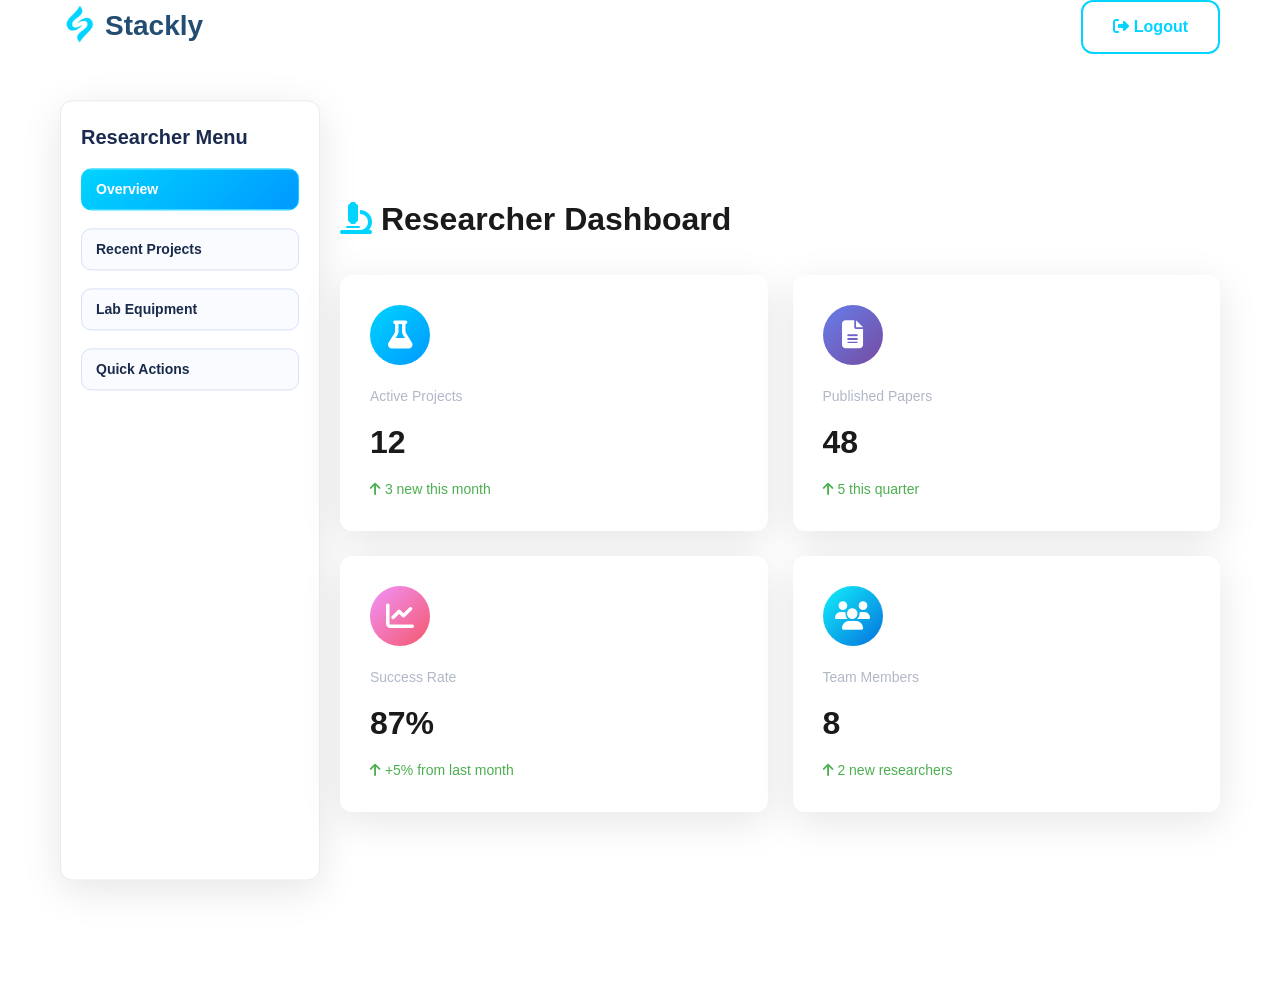
<file: dashboard-researcher.html>
<!DOCTYPE html>
<html lang="en">
<head>
    <meta charset="UTF-8">
    <meta name="viewport" content="width=device-width, initial-scale=1.0">
    <title>Stackly</title>

    <!-- CSS Libraries -->
    <link rel="stylesheet" href="https://cdnjs.cloudflare.com/ajax/libs/animate.css/4.1.1/animate.min.css">
    <link rel="stylesheet" href="https://unpkg.com/aos@2.3.1/dist/aos.css">
    <link rel="stylesheet" href="https://cdnjs.cloudflare.com/ajax/libs/font-awesome/6.4.0/css/all.min.css">

    <!-- Custom CSS -->
    <link rel="stylesheet" href="css/style.css">
</head>
<body class="dashboard">
    <!-- Dashboard Header -->
    <div class="dashboard-header">
        <div class="container">
            <div class="dashboard-nav">
                <div class="logo" data-aos="fade-right">
                        <a href="index.html">
                            <span class="site-logo mask logo-mark" role="img" aria-label="Stackly Logo"></span>
                            <img src="images/logoimg.webp" alt="Stackly Logo" class="sr-only">
                            <span style="color:#234D72;">Stackly</span>
                        </a>
                    </div>

                <div class="dashboard-user">
                   
                    <a href="index.html" class="btn btn-outline" style="margin-left: 20px;">
                        <i class="fas fa-sign-out-alt"></i> Logout
                    </a>
                </div>
            </div>
        </div>
    </div>

    <!-- Dashboard Content -->
    <div class="dashboard-content">
        <div class="container">
            <div class="dashboard-layout">
                <aside class="dashboard-sidebar">
                    <h2>Researcher Menu</h2>
                    <nav>
                        <button class="sidebar-item active" data-target="researcher-overview">Overview</button>
                        <button class="sidebar-item" data-target="researcher-projects">Recent Projects</button>
                        <button class="sidebar-item" data-target="researcher-equipment">Lab Equipment</button>
                        <button class="sidebar-item" data-target="researcher-actions">Quick Actions</button>
                    </nav>
                </aside>
                <main class="dashboard-main">
                    <section id="researcher-overview" class="dashboard-panel active">
                        <h1 style="margin-bottom: 30px; font-size: 32px;" data-aos="fade-up">
                            <i class="fas fa-microscope" style="color: var(--primary-color);"></i>
                            Researcher Dashboard
                        </h1>

                        <!-- Dashboard Cards -->
            <div class="dashboard-grid">
                <div class="dashboard-card" data-aos="fade-up">
                    <div class="card-icon">
                        <i class="fas fa-flask"></i>
                    </div>
                    <div class="card-title">Active Projects</div>
                    <div class="card-value">12</div>
                    <div class="card-change">
                        <i class="fas fa-arrow-up"></i> 3 new this month
                    </div>
                </div>

                <div class="dashboard-card" data-aos="fade-up" data-aos-delay="100">
                    <div class="card-icon" style="background: linear-gradient(135deg, #667eea 0%, #764ba2 100%);">
                        <i class="fas fa-file-alt"></i>
                    </div>
                    <div class="card-title">Published Papers</div>
                    <div class="card-value">48</div>
                    <div class="card-change">
                        <i class="fas fa-arrow-up"></i> 5 this quarter
                    </div>
                </div>

                <div class="dashboard-card" data-aos="fade-up" data-aos-delay="200">
                    <div class="card-icon" style="background: linear-gradient(135deg, #f093fb 0%, #f5576c 100%);">
                        <i class="fas fa-chart-line"></i>
                    </div>
                    <div class="card-title">Success Rate</div>
                    <div class="card-value">87%</div>
                    <div class="card-change">
                        <i class="fas fa-arrow-up"></i> +5% from last month
                    </div>
                </div>

                <div class="dashboard-card" data-aos="fade-up" data-aos-delay="300">
                    <div class="card-icon" style="background: linear-gradient(135deg, #13f1fc 0%, #0470dc 100%);">
                        <i class="fas fa-users"></i>
                    </div>
                    <div class="card-title">Team Members</div>
                    <div class="card-value">8</div>
                    <div class="card-change">
                        <i class="fas fa-arrow-up"></i> 2 new researchers
                    </div>
                </div>
            </div>
                    </section>

            <!-- Recent Projects Section -->
            <section id="researcher-projects" class="dashboard-panel" style="margin-top: 60px;">
                <h2 style="margin-bottom: 30px; font-size: 28px;" data-aos="fade-up">
                    <i class="fas fa-project-diagram" style="color: var(--primary-color);"></i>
                    Recent Projects
                </h2>

                <div class="dashboard-grid" style="grid-template-columns: repeat(auto-fit, minmax(320px, 1fr));">
                    <div class="dashboard-card" data-aos="fade-up">
                        <div style="display: flex; align-items: center; gap: 15px; margin-bottom: 20px;">
                            <div class="card-icon" style="margin-bottom: 0;">
                                <i class="fas fa-dna"></i>
                            </div>
                            <div>
                                <h3 style="margin-bottom: 5px;">Gene Therapy Research</h3>
                                <p style="color: var(--text-secondary); margin: 0; font-size: 14px;">Started: Jan 2024</p>
                            </div>
                        </div>
                        <p style="color: var(--text-secondary); margin-bottom: 15px;">Advanced CRISPR gene editing for hereditary diseases</p>
                        <div style="background: #e0e0e0; height: 8px; border-radius: 4px; overflow: hidden;">
                            <div style="background: var(--gradient-1); width: 75%; height: 100%;"></div>
                        </div>
                        <p style="margin-top: 10px; font-size: 14px; color: var(--text-secondary);">Progress: 75%</p>
                        <a href="404.html" class="btn btn-primary" style="margin-top: 15px; width: 100%;">View Details</a>
                    </div>

                    <div class="dashboard-card" data-aos="fade-up" data-aos-delay="100">
                        <div style="display: flex; align-items: center; gap: 15px; margin-bottom: 20px;">
                            <div class="card-icon" style="margin-bottom: 0; background: linear-gradient(135deg, #667eea 0%, #764ba2 100%);">
                                <i class="fas fa-pills"></i>
                            </div>
                            <div>
                                <h3 style="margin-bottom: 5px;">Drug Development</h3>
                                <p style="color: var(--text-secondary); margin: 0; font-size: 14px;">Started: Feb 2024</p>
                            </div>
                        </div>
                        <p style="color: var(--text-secondary); margin-bottom: 15px;">Novel antibiotic compound for resistant bacteria</p>
                        <div style="background: #e0e0e0; height: 8px; border-radius: 4px; overflow: hidden;">
                            <div style="background: linear-gradient(135deg, #667eea 0%, #764ba2 100%); width: 60%; height: 100%;"></div>
                        </div>
                        <p style="margin-top: 10px; font-size: 14px; color: var(--text-secondary);">Progress: 60%</p>
                        <a href="404.html" class="btn btn-primary" style="margin-top: 15px; width: 100%;">View Details</a>
                    </div>

                    <div class="dashboard-card" data-aos="fade-up" data-aos-delay="200">
                        <div style="display: flex; align-items: center; gap: 15px; margin-bottom: 20px;">
                            <div class="card-icon" style="margin-bottom: 0; background: linear-gradient(135deg, #f093fb 0%, #f5576c 100%);">
                                <i class="fas fa-virus"></i>
                            </div>
                            <div>
                                <h3 style="margin-bottom: 5px;">Vaccine Platform</h3>
                                <p style="color: var(--text-secondary); margin: 0; font-size: 14px;">Started: Mar 2024</p>
                            </div>
                        </div>
                        <p style="color: var(--text-secondary); margin-bottom: 15px;">mRNA-based rapid response vaccine technology</p>
                        <div style="background: #e0e0e0; height: 8px; border-radius: 4px; overflow: hidden;">
                            <div style="background: linear-gradient(135deg, #f093fb 0%, #f5576c 100%); width: 90%; height: 100%;"></div>
                        </div>
                        <p style="margin-top: 10px; font-size: 14px; color: var(--text-secondary);">Progress: 90%</p>
                        <a href="404.html" class="btn btn-primary" style="margin-top: 15px; width: 100%;">View Details</a>
                    </div>
                </div>
            </section>

            <!-- Lab Equipment Section -->
            <section id="researcher-equipment" class="dashboard-panel" style="margin-top: 60px;">
                <h2 style="margin-bottom: 30px; font-size: 28px;" data-aos="fade-up">
                    <i class="fas fa-vials" style="color: var(--primary-color);"></i>
                    Lab Equipment Status
                </h2>

                <div style="background: white; padding: 30px; border-radius: var(--border-radius); box-shadow: var(--box-shadow);" data-aos="fade-up">
                    <div style="display: grid; grid-template-columns: repeat(auto-fit, minmax(200px, 1fr)); gap: 20px;">
                        <div style="text-align: center; padding: 20px; border: 2px solid #e0e0e0; border-radius: var(--border-radius);">
                            <i class="fas fa-microscope" style="font-size: 36px; color: #4caf50; margin-bottom: 10px;"></i>
                            <h4>Microscope A</h4>
                            <p style="color: #4caf50; font-weight: 600; margin: 5px 0;">Available</p>
                        </div>
                        <div style="text-align: center; padding: 20px; border: 2px solid #e0e0e0; border-radius: var(--border-radius);">
                            <i class="fas fa-flask" style="font-size: 36px; color: #ff9800; margin-bottom: 10px;"></i>
                            <h4>Centrifuge B</h4>
                            <p style="color: #ff9800; font-weight: 600; margin: 5px 0;">In Use</p>
                        </div>
                        <div style="text-align: center; padding: 20px; border: 2px solid #e0e0e0; border-radius: var(--border-radius);">
                            <i class="fas fa-vial" style="font-size: 36px; color: #4caf50; margin-bottom: 10px;"></i>
                            <h4>PCR Machine</h4>
                            <p style="color: #4caf50; font-weight: 600; margin: 5px 0;">Available</p>
                        </div>
                        <div style="text-align: center; padding: 20px; border: 2px solid #e0e0e0; border-radius: var(--border-radius);">
                            <i class="fas fa-dna" style="font-size: 36px; color: #f44336; margin-bottom: 10px;"></i>
                            <h4>Sequencer</h4>
                            <p style="color: #f44336; font-weight: 600; margin: 5px 0;">Maintenance</p>
                        </div>
                    </div>
                </div>
            </section>

            <!-- Quick Actions -->
            <section id="researcher-actions" class="dashboard-panel" style="margin-top: 60px; padding-bottom: 60px;">
                <h2 style="margin-bottom: 30px; font-size: 28px;" data-aos="fade-up">
                    <i class="fas fa-bolt" style="color: var(--primary-color);"></i>
                    Quick Actions
                </h2>

                <div style="display: grid; grid-template-columns: repeat(auto-fit, minmax(200px, 1fr)); gap: 20px;" data-aos="fade-up">
                    <a href="404.html" class="btn btn-primary btn-lg" style="width: 100%;">
                        <i class="fas fa-plus-circle"></i> New Project
                    </a>
                    <a href="404.html" class="btn btn-primary btn-lg" style="width: 100%;">
                        <i class="fas fa-calendar"></i> Schedule Lab Time
                    </a>
                    <a href="404.html" class="btn btn-primary btn-lg" style="width: 100%;">
                        <i class="fas fa-upload"></i> Upload Results
                    </a>
                    <a href="404.html" class="btn btn-primary btn-lg" style="width: 100%;">
                        <i class="fas fa-comments"></i> Team Chat
                    </a>
                </div>
            </section>
                </main>
            </div>
        </div>
    </div>

    <!-- JavaScript Libraries -->
    <script src="https://cdnjs.cloudflare.com/ajax/libs/jquery/3.7.0/jquery.min.js"></script>
    <script src="https://unpkg.com/aos@2.3.1/dist/aos.js"></script>

    <!-- Custom JavaScript -->
    <script>
        // Initialize AOS
        if (typeof AOS !== 'undefined') {
            AOS.init({
                duration: 1000,
                easing: 'ease-in-out',
                once: true
            });
        }

        // Sidebar panel switching
        function activatePanel(targetId) {
            document.querySelectorAll('.dashboard-panel').forEach(panel => {
                panel.classList.remove('active');
            });
            document.querySelectorAll('.sidebar-item').forEach(btn => {
                btn.classList.remove('active');
            });
            const activePanel = document.getElementById(targetId);
            if (activePanel) {
                activePanel.classList.add('active');
            }
            const activeBtn = document.querySelector('.sidebar-item[data-target="' + targetId + '"]');
            if (activeBtn) {
                activeBtn.classList.add('active');
            }
        }

        document.querySelectorAll('.sidebar-item').forEach(item => {
            item.addEventListener('click', () => {
                activatePanel(item.getAttribute('data-target'));
            });
        });
    </script>
</body>
</html>
</file>
<file: css/style.css>
/* ================================
   CSS Variables & Root Styles
   ================================ */
:root {
    --primary-color: #00d4ff;
    --secondary-color: #0099ff;
    --accent-color: #ff6b6b;
    --dark-bg: #0a0e27;
    --darker-bg: #060919;
    --light-bg: #ffffff;
    --text-primary: #ffffff;
    --text-secondary: #b0b8c7;
    --text-dark: #1a1a1a;
    --gradient-1: linear-gradient(135deg, #00d4ff 0%, #0099ff 100%);
    --gradient-2: linear-gradient(135deg, #667eea 0%, #764ba2 100%);
    --gradient-3: linear-gradient(135deg, #f093fb 0%, #f5576c 100%);
    --box-shadow: 0 10px 40px rgba(0, 0, 0, 0.1);
    --transition: all 0.3s ease;
    --border-radius: 12px;
}

/* ================================
   Reset & Base Styles
   ================================ */
* {
    margin: 0;
    padding: 0;
    box-sizing: border-box;
}
html, body{
max-width:100%;
overflow-x:hidden;
}
html {
    scroll-behavior: smooth;
    font-size: 16px;
}

body {
    font-family: 'Segoe UI', Tahoma, Geneva, Verdana, sans-serif;
    line-height: 1.6;
    color: var(--text-dark);
    background-color: var(--light-bg);
    overflow-x: hidden;
}

img {
    max-width: 100%;
    height: auto;
    display: block;
}

a {
    text-decoration: none;
    color: inherit;
    transition: var(--transition);
    display: flex;
    gap: 5px;
}

ul {
    list-style: none;
}

/* ================================
   Preloader
   ================================ */
#preloader {
    position: fixed;
    top: 0;
    left: 0;
    width: 100%;
    height: 100%;
    background: var(--dark-bg);
    z-index: 99999;
    display: flex;
    align-items: center;
    justify-content: center;
    flex-direction: column;
}

.loader {
    text-align: center;
}

.dna-loader {
    position: relative;
    width: 80px;
    height: 100px;
}

.dna-strand {
    position: absolute;
    width: 10px;
    height: 10px;
    background: var(--primary-color);
    border-radius: 50%;
    animation: dna-animation 2s infinite;
}

.dna-strand:nth-child(1) {
    left: 0;
    animation-delay: 0s;
}

.dna-strand:nth-child(2) {
    right: 0;
    animation-delay: 0.5s;
}

@keyframes dna-animation {
    0%, 100% {
        top: 0;
        background: var(--primary-color);
    }
    25% {
        top: 25%;
        background: var(--secondary-color);
    }
    50% {
        top: 50%;
        background: var(--accent-color);
    }
    75% {
        top: 75%;
        background: var(--secondary-color);
    }
}

.loading-text {
    color: var(--text-primary);
    margin-top: 30px;
    font-size: 18px;
    font-weight: 500;
    animation: pulse 1.5s infinite;
}

@keyframes pulse {
    0%, 100% {
        opacity: 1;
    }
    50% {
        opacity: 0.5;
    }
}

/* ================================
   Container & Layout
   ================================ */
.container {
    width: 100%;
    max-width: 1200px;
    margin: 0 auto;
    padding: 0 20px;
}

/* ================================
   Header & Navigation
   ================================ */
.header {
    position: fixed;
    top: 0;
    left: 0;
    width: 100%;
    z-index: 1000;
    background: rgba(10, 14, 39, 0.95);
    backdrop-filter: blur(10px);
    box-shadow: 0 2px 20px rgba(0, 0, 0, 0.1);
    transition: var(--transition);
}

.header.scrolled {
    background: rgba(10, 14, 39, 0.98);
    box-shadow: 0 2px 30px rgba(0, 212, 255, 0.2);
}

.navbar {
    padding: 15px 0;
}

.nav-wrapper {
    display: flex;
    align-items: center;
    justify-content: space-between;
}

.logo {
    display: flex;
    
    align-items: center;
    gap: 10px;
    font-size: 28px;
    font-weight: 700;
    color: var(--text-primary);
}

/* SVG logo sizing and variants */
.site-logo {
    width: 40px;
    height: auto;
    display: inline-block;
}

/* Colorize monochrome/transparent bitmap logos to match the theme.
   This uses CSS filters to tint the image toward the primary color variable.
   Tweak filter values if you need a different hue/saturation. */
.site-logo {
    /* Remove previous destructive filters */
    filter: none;
}

/* Use the bitmap as a mask so we can color it exactly with CSS.
   This works best for monochrome logos with transparency. */
.logo-mark,
.site-logo.mask {
    display: inline-block;
    width: 40px;
    height: 40px;
    background-color: var(--primary-color);
    -webkit-mask-repeat: no-repeat;
    -webkit-mask-position: center;
    -webkit-mask-size: contain;
    -webkit-mask-image: url('../images/logoimg.webp');
    mask-repeat: no-repeat;
    mask-position: center;
    mask-size: contain;
    mask-image: url('../images/logoimg.webp');
}

/* Larger hero variant */
.hero .logo-mark,
.hero .site-logo.mask {
    width: 140px;
    height: auto;
    aspect-ratio: 140 / 140;
}

/* Accessible visually-hidden fallback for original img elements */
.sr-only {
    position: absolute !important;
    width: 1px !important;
    height: 1px !important;
    padding: 0 !important;
    margin: -1px !important;
    overflow: hidden !important;
    clip: rect(0, 0, 0, 0) !important;
    white-space: nowrap !important;
    border: 0 !important;
}

.hero-logo {
    width: 140px;
    height: auto;
    margin: 0 auto 20px;
    display: block;
}

.logo i {
    color: var(--primary-color);
    font-size: 32px;
}

.nav-menu {
    display: flex;
    align-items: center;
    gap: 40px;
}

.nav-list {
    display: flex;
    gap: 30px;
    align-items: center;
}

.nav-link {
    color: var(--text-secondary);
    font-weight: 500;
    position: relative;
    padding: 5px 0;
}

.nav-link::after {
    content: '';
    position: absolute;
    bottom: 0;
    left: 0;
    width: 0;
    height: 2px;
    background: var(--gradient-1);
    transition: var(--transition);
}

.nav-link:hover,
.nav-link.active {
    color: var(--primary-color);
}

.nav-link:hover::after,
.nav-link.active::after {
    width: 100%;
}

.nav-buttons {
    display: flex;
    gap: 15px;
}

.hamburger {
    display: none;
    flex-direction: column;
    gap: 5px;
    cursor: pointer;
    z-index: 1001;
}

.hamburger span {
    width: 25px;
    height: 3px;
    background: var(--text-primary);
    transition: var(--transition);
    border-radius: 3px;
}

.hamburger.active span:nth-child(1) {
    transform: rotate(45deg) translate(8px, 8px);
}

.hamburger.active span:nth-child(2) {
    opacity: 0;
}

.hamburger.active span:nth-child(3) {
    transform: rotate(-45deg) translate(8px, -8px);
}

/* ================================
   Buttons
   ================================ */
.btn {
    display: inline-block;
    padding: 12px 30px;
    font-weight: 600;
    border-radius: var(--border-radius);
    cursor: pointer;
    transition: var(--transition);
    border: 2px solid transparent;
    text-align: center;
}

.btn-primary {
    background: var(--gradient-1);
    color: var(--text-primary);
    box-shadow: 0 5px 20px rgba(0, 212, 255, 0.3);
}

.btn-primary:hover {
    transform: translateY(-3px);
    box-shadow: 0 8px 30px rgba(0, 212, 255, 0.5);
}

.btn-outline {
    border-color: var(--primary-color);
    color: var(--primary-color);
}

.btn-outline:hover {
    background: var(--primary-color);
    color: var(--text-primary);
}

.btn-lg {
    padding: 15px 40px;
    font-size: 18px;
}

/* ================================
   Hero Section
   ================================ */
.hero {
    min-height: 100vh;
    display: flex;
    align-items: center;
    justify-content: center;
    background: var(--dark-bg);
    position: relative;
    overflow: hidden;
    padding-top: 80px;
}

.jarallax-container {
    position: absolute;
    top: 0;
    left: 0;
    width: 100%;
    height: 100%;
    z-index: 1;
}

#particles-js {
    position: absolute;
    width: 100%;
    height: 100%;
}

.hero-content {
    position: relative;
    z-index: 2;
    text-align: center;
    color: var(--text-primary);
}
.hero-content img{
    display: block;
    margin: 0 auto 20px;
    max-width: 200px; /* adjust size if needed */
}

.hero-title {
    font-size: clamp(2.5rem, 8vw, 4.5rem);
    font-weight: 800;
    margin-bottom: 20px;
    line-height: 1.2;
}

.typed-text {
    background: var(--gradient-1);
    -webkit-background-clip: text;
    -webkit-text-fill-color: transparent;
    background-clip: text;
}

.cursor {
    display: inline-block;
    width: 3px;
    background-color: var(--primary-color);
    animation: blink 0.7s infinite;
}

@keyframes blink {
    0%, 100% {
        opacity: 1;
    }
    50% {
        opacity: 0;
    }
}

.hero-subtitle {
    font-size: clamp(1rem, 3vw, 1.5rem);
    color: var(--text-secondary);
    margin-bottom: 40px;
    max-width: 700px;
    margin-left: auto;
    margin-right: auto;
}

.hero-buttons {
    display: flex;
    gap: 20px;
    justify-content: center;
    flex-wrap: wrap;
}

.countdown-section {
    margin-top: 60px;
}

.countdown-label {
    color: var(--text-secondary);
    font-size: 18px;
    margin-bottom: 20px;
}

.countdown {
    display: flex;
    gap: 30px;
    justify-content: center;
    flex-wrap: wrap;
}

.countdown-item {
    text-align: center;
    background: rgba(255, 255, 255, 0.05);
    padding: 20px 30px;
    border-radius: var(--border-radius);
    backdrop-filter: blur(10px);
    border: 1px solid rgba(0, 212, 255, 0.2);
}

.countdown-value {
    display: block;
    font-size: 48px;
    font-weight: 700;
    color: var(--primary-color);
    line-height: 1;
}

.countdown-item .countdown-label {
    display: block;
    font-size: 14px;
    margin-top: 10px;
    margin-bottom: 0;
}

.scroll-indicator {
    position: absolute;
    bottom: 30px;
    left: 50%;
    transform: translateX(-50%);
    z-index: 2;
}

.scroll-down {
    color: var(--text-primary);
    font-size: 30px;
    animation: bounce 2s infinite;
}

@keyframes bounce {
    0%, 20%, 50%, 80%, 100% {
        transform: translateY(0);
    }
    40% {
        transform: translateY(-20px);
    }
    60% {
        transform: translateY(-10px);
    }
}

/* ================================
   Stats Section
   ================================ */
.stats-section {
    padding: 80px 0;
    background: var(--gradient-1);
}

.stats-grid {
    display: grid;
    grid-template-columns: repeat(auto-fit, minmax(200px, 1fr));
    gap: 40px;
}

.stat-item {
    text-align: center;
    color: var(--text-primary);
}

.stat-item i {
    font-size: 48px;
    margin-bottom: 15px;
    opacity: 0.9;
}

.stat-number {
    font-size: 48px;
    font-weight: 700;
    margin-bottom: 10px;
}

.stat-item p {
    font-size: 18px;
    opacity: 0.9;
}

/* ================================
   Section Styles
   ================================ */
section {
    padding: 100px 0;
}

.section-header {
    text-align: center;
    margin-bottom: 60px;
}

.section-title {
    font-size: clamp(2rem, 5vw, 3rem);
    font-weight: 700;
    margin-bottom: 15px;
    position: relative;
    display: inline-block;
}

.section-title::after {
    content: '';
    position: absolute;
    bottom: -10px;
    left: 50%;
    transform: translateX(-50%);
    width: 80px;
    height: 4px;
    background: var(--gradient-1);
    border-radius: 2px;
}

.section-subtitle {
    font-size: 18px;
    color: var(--text-secondary);
    margin-top: 20px;
}

/* ================================
   About Section
   ================================ */
.about {
    background: var(--light-bg);
}

.about-content {
    display: grid;
    grid-template-columns: 1fr 1fr;
    gap: 60px;
    align-items: center;
}

.about-image {
    position: relative;
    border-radius: var(--border-radius);
    overflow: hidden;
    box-shadow: var(--box-shadow);
}

.about-image img {
    width: 100%;
    height: 500px;
    object-fit: cover;
    border-radius: var(--border-radius);
}

.about-experience {
    position: absolute;
    bottom: 30px;
    right: 30px;
    background: var(--gradient-1);
    padding: 30px;
    border-radius: var(--border-radius);
    text-align: center;
    color: var(--text-primary);
}

.exp-number {
    font-size: 48px;
    font-weight: 700;
    line-height: 1;
}

.exp-text {
    font-size: 14px;
    margin-top: 5px;
}

.about-text h3 {
    font-size: 32px;
    margin-bottom: 20px;
    color: var(--text-dark);
}

.about-text p {
    color: var(--text-secondary);
    margin-bottom: 30px;
    line-height: 1.8;
}

.features-list {
    margin-bottom: 30px;
}

.feature-item {
    display: flex;
    gap: 15px;
    margin-bottom: 20px;
}

.feature-item i {
    color: var(--primary-color);
    font-size: 24px;
    flex-shrink: 0;
}

.feature-item h4 {
    margin-bottom: 5px;
    color: var(--text-dark);
}

.feature-item p {
    color: var(--text-secondary);
    margin: 0;
}

/* ================================
   Services Section
   ================================ */
.services {
    background: #f8f9fa;
}

.services-grid {
    display: grid;
    grid-template-columns: repeat(auto-fit, minmax(300px, 1fr));
    gap: 30px;
}

.service-card {
    background: var(--light-bg);
    padding: 40px 30px;
    border-radius: var(--border-radius);
    text-align: center;
    transition: var(--transition);
    box-shadow: 0 5px 20px rgba(0, 0, 0, 0.05);
    border: 2px solid transparent;
}

.service-card:hover {
    transform: translateY(-10px);
    box-shadow: 0 15px 40px rgba(0, 212, 255, 0.2);
    border-color: var(--primary-color);
}

.service-icon {
    width: 80px;
    height: 80px;
    margin: 0 auto 25px;
    background: var(--gradient-1);
    border-radius: 50%;
    display: flex;
    align-items: center;
    justify-content: center;
    font-size: 36px;
    color: var(--text-primary);
}

.service-card h3 {
    font-size: 22px;
    margin-bottom: 15px;
    color: var(--text-dark);
}

.service-card p {
    color: var(--text-secondary);
    margin-bottom: 20px;
    line-height: 1.7;
}

.service-link {
    color: var(--primary-color);
    font-weight: 600;
    display: inline-flex;
    align-items: center;
    gap: 5px;
}

.service-link:hover {
    gap: 10px;
}

/* ================================
   Research Section
   ================================ */
.research {
    background: var(--light-bg);
}

.research-filters {
    display: flex;
    gap: 15px;
    justify-content: center;
    margin-bottom: 50px;
    flex-wrap: wrap;
}

.filter-btn {
    padding: 10px 25px;
    background: transparent;
    border: 2px solid var(--primary-color);
    color: var(--primary-color);
    border-radius: 25px;
    cursor: pointer;
    font-weight: 600;
    transition: var(--transition);
}

.filter-btn:hover,
.filter-btn.active {
    background: var(--primary-color);
    color: var(--text-primary);
}

.research-grid {
    display: grid;
    grid-template-columns: repeat(auto-fit, minmax(320px, 1fr));
    gap: 30px;
}

.research-item {
    background: var(--light-bg);
    border-radius: var(--border-radius);
    overflow: hidden;
    box-shadow: var(--box-shadow);
    transition: var(--transition);
}

.research-item:hover {
    transform: translateY(-10px);
    box-shadow: 0 15px 40px rgba(0, 0, 0, 0.15);
}

.research-image {
    position: relative;
    overflow: hidden;
    height: 250px;
}

.research-image img {
    width: 100%;
    height: 100%;
    object-fit: cover;
    transition: var(--transition);
}

/* ================================
   Dashboard Sidebar + Panels
   ================================ */
.dashboard-layout {
    display: grid;
    grid-template-columns: 280px 1fr;
    gap: 20px;
    align-items: start;
}

.dashboard-sidebar {
    background: #ffffff;
    border: 1px solid #e4e8f1;
    border-radius: 12px;
    padding: 20px;
    position: sticky;
    top: 20px;
    height: fit-content;
    box-shadow: 0 8px 20px rgba(0,0,0,0.05);
}

.dashboard-sidebar h2 {
    margin-bottom: 15px;
    font-size: 20px;
    font-weight: 700;
    color: #1b2a4f;
}

.dashboard-sidebar nav {
    display: flex;
    flex-direction: column;
    gap: 10px;
}

.sidebar-item {
    border: 1px solid #d7e0f6;
    background: #f9fbff;
    color: #1a2a4a;
    text-align: left;
    padding: 12px 14px;
    border-radius: 10px;
    font-size: 14px;
    font-weight: 600;
    cursor: pointer;
    transition: var(--transition);
}

.sidebar-item:hover,
.sidebar-item.active {
    background: var(--gradient-1);
    border-color: var(--primary-color);
    color: #ffffff;
}

.dashboard-main {
    min-width: 0;
}

.dashboard-panel {
    display: none;
    animation: fadeIn 0.35s ease-in;
}

.dashboard-panel.active {
    display: block;
}

@keyframes fadeIn {
    from { opacity: 0; transform: translateY(8px); }
    to { opacity: 1; transform: translateY(0); }
}

@media (max-width: 1000px) {
    .dashboard-layout {
        grid-template-columns: 1fr;
    }

    .dashboard-sidebar {
        position: relative;
        top: 0;
        width: 100%;
        max-width: 100%;
    }
}


.research-item:hover .research-image img {
    transform: scale(1.1);
}

.research-overlay {
    position: absolute;
    top: 0;
    left: 0;
    width: 100%;
    height: 100%;
    background: rgba(0, 212, 255, 0.9);
    display: flex;
    align-items: center;
    justify-content: center;
    opacity: 0;
    transition: var(--transition);
}

.research-item:hover .research-overlay {
    opacity: 1;
}

.research-popup {
    color: var(--text-primary);
    font-size: 36px;
}

.research-content {
    padding: 25px;
}

.research-category {
    display: inline-block;
    padding: 5px 15px;
    background: var(--gradient-1);
    color: var(--text-primary);
    border-radius: 20px;
    font-size: 12px;
    font-weight: 600;
    margin-bottom: 15px;
}

.research-content h3 {
    font-size: 20px;
    margin-bottom: 10px;
    color: var(--text-dark);
}

.research-content p {
    color: var(--text-secondary);
    line-height: 1.6;
}

/* ================================
   Team Section
   ================================ */
.team {
    background: #f8f9fa;
}

.team-slider {
    padding: 20px 0;
}

.team-member {
    text-align: center;
    padding: 20px;
}

.member-image {
    position: relative;
    width: 250px;
    height: 250px;
    margin: 0 auto 25px;
    border-radius: 50%;
    overflow: hidden;
    border: 5px solid var(--primary-color);
}

.member-image img {
    width: 100%;
    height: 100%;
    object-fit: cover;
}

.member-social {
    position: absolute;
    bottom: 0;
    left: 0;
    width: 100%;
    background: rgba(0, 212, 255, 0.95);
    padding: 15px;
    display: flex;
    gap: 15px;
    justify-content: center;
    transform: translateY(100%);
    transition: var(--transition);
}

.team-member:hover .member-social {
    transform: translateY(0);
}

.member-social a {
    color: var(--text-primary);
    font-size: 18px;
    width: 35px;
    height: 35px;
    display: flex;
    align-items: center;
    justify-content: center;
    background: rgba(255, 255, 255, 0.2);
    border-radius: 50%;
}

.member-social a:hover {
    background: var(--light-bg);
    color: var(--primary-color);
}

.member-info h3 {
    font-size: 22px;
    margin-bottom: 5px;
    color: var(--text-dark);
}

.member-info p {
    color: var(--primary-color);
    font-weight: 600;
    margin-bottom: 5px;
}

.member-info span {
    color: var(--text-secondary);
    font-size: 14px;
}

/* ================================
   Testimonials Section
   ================================ */
.testimonials {
    background: var(--dark-bg);
    color: var(--text-primary);
}

.testimonials .section-title {
    color: var(--text-primary);
}

.testimonials .section-subtitle {
    color: var(--text-secondary);
}

.testimonials-slider {
    padding: 20px 0;
}

.testimonial-card {
    background: rgba(255, 255, 255, 0.05);
    padding: 40px;
    border-radius: var(--border-radius);
    backdrop-filter: blur(10px);
    border: 1px solid rgba(255, 255, 255, 0.1);
    margin: 0 15px;
}

.testimonial-content {
    margin-bottom: 30px;
}

.quote-icon {
    font-size: 48px;
    color: var(--primary-color);
    margin-bottom: 20px;
}

.testimonial-content p {
    font-size: 18px;
    line-height: 1.8;
    color: var(--text-secondary);
    margin-bottom: 20px;
}

.rating {
    display: flex;
    gap: 5px;
}

.rating i {
    color: #ffc107;
}

.testimonial-author {
    display: flex;
    align-items: center;
    gap: 20px;
}

.testimonial-author img {
    width: 60px;
    height: 60px;
    border-radius: 50%;
    border: 3px solid var(--primary-color);
}

.author-info h4 {
    margin-bottom: 5px;
    color: var(--text-primary);
}

.author-info p {
    color: var(--text-secondary);
    font-size: 14px;
}

/* ================================
   Contact Section
   ================================ */
.contact {
    background: #f8f9fa;
}

.contact-wrapper {
    display: grid;
    grid-template-columns: 1fr 1.5fr;
    gap: 60px;
    align-items: start;
}

.info-item {
    display: flex;
    gap: 20px;
    margin-bottom: 30px;
}

.info-icon {
    width: 60px;
    height: 60px;
    background: var(--gradient-1);
    border-radius: 50%;
    display: flex;
    align-items: center;
    justify-content: center;
    color: var(--text-primary);
    font-size: 24px;
    flex-shrink: 0;
}

.info-content h3 {
    font-size: 20px;
    margin-bottom: 10px;
    color: var(--text-dark);
}

.info-content p {
    color: var(--text-secondary);
    line-height: 1.7;
}

.contact-form {
    background: var(--light-bg);
    padding: 40px;
    border-radius: var(--border-radius);
    box-shadow: var(--box-shadow);
}

.form-row {
    display: grid;
    grid-template-columns: 1fr 1fr;
    gap: 20px;
    margin-bottom: 20px;
}

.form-group {
    margin-bottom: 20px;
}

.form-control {
    width: 100%;
    padding: 15px 20px;
    border: 2px solid #e0e0e0;
    border-radius: var(--border-radius);
    font-size: 16px;
    transition: var(--transition);
    font-family: inherit;
}

.form-control:focus {
    outline: none;
    border-color: var(--primary-color);
    box-shadow: 0 0 0 3px rgba(0, 212, 255, 0.1);
}

textarea.form-control {
    resize: vertical;
    min-height: 120px;
}

/* ================================
   Footer
   ================================ */
.footer {
    background: var(--dark-bg);
    color: var(--text-primary);
    padding: 60px 0 0;
}

.footer-content {
    display: grid;
    grid-template-columns: 2fr 1fr 1fr 1.5fr;
    gap: 40px;
    margin-bottom: 40px;
}

.footer-logo {
    display: flex;
    align-items: center;
    gap: 10px;
    font-size: 28px;
    font-weight: 700;
    margin-bottom: 20px;
}

.footer-logo i {
    color: var(--primary-color);
    font-size: 32px;
}

.footer-column p {
    color: var(--text-secondary);
    line-height: 1.8;
    margin-bottom: 20px;
}

.social-links {
    display: flex;
    gap: 15px;
}

.social-link {
    width: 40px;
    height: 40px;
    background: rgba(255, 255, 255, 0.1);
    border-radius: 50%;
    display: flex;
    align-items: center;
    justify-content: center;
    transition: var(--transition);
}

.social-link:hover {
    background: var(--primary-color);
    transform: translateY(-5px);
}

.footer-column h3 {
    font-size: 20px;
    margin-bottom: 20px;
}

.footer-links li {
    margin-bottom: 12px;
}

.footer-links a {
    color: var(--text-secondary);
    transition: var(--transition);
}

.footer-links a:hover {
    color: var(--primary-color);
    padding-left: 5px;
}

.newsletter-form {
    display: flex;
    margin-bottom: 20px;
}

.newsletter-form input {
    flex: 1;
    padding: 12px 15px;
    border: none;
    border-radius: var(--border-radius) 0 0 var(--border-radius);
    background: rgba(255, 255, 255, 0.1);
    color: var(--text-primary);
}

.newsletter-form button {
    padding: 12px 20px;
    border: none;
    background: var(--gradient-1);
    color: var(--text-primary);
    border-radius: 0 var(--border-radius) var(--border-radius) 0;
    cursor: pointer;
    transition: var(--transition);
}

.newsletter-form button:hover {
    transform: scale(1.05);
}

.footer-contact p {
    display: flex;
    align-items: center;
    gap: 10px;
    margin-bottom: 10px;
    color: var(--text-secondary);
}

.footer-contact i {
    color: var(--primary-color);
}

.footer-bottom {
    border-top: 1px solid rgba(255, 255, 255, 0.1);
    padding: 30px 0;
    display: flex;
    justify-content: space-between;
    align-items: center;
}

.footer-bottom p {
    color: var(--text-secondary);
    margin: 0;
}

.footer-bottom-links {
    display: flex;
    gap: 30px;
}

.footer-bottom-links a {
    color: var(--text-secondary);
}

.footer-bottom-links a:hover {
    color: var(--primary-color);
}

/* ================================
   Scroll to Top
   ================================ */
.scroll-top {
    position: fixed;
    bottom: 30px;
    right: 30px;
    width: 50px;
    height: 50px;
    background: var(--gradient-1);
    color: var(--text-primary);
    border: none;
    border-radius: 50%;
    font-size: 20px;
    cursor: pointer;
    box-shadow: 0 5px 20px rgba(0, 212, 255, 0.4);
    opacity: 0;
    visibility: hidden;
    transition: var(--transition);
    z-index: 999;
}

.scroll-top.visible {
    opacity: 1;
    visibility: visible;
}

.scroll-top:hover {
    transform: translateY(-5px);
    box-shadow: 0 8px 30px rgba(0, 212, 255, 0.6);
}

/* ================================
   Responsive Design - Media Queries
   ================================ */

/* Tablets and below (768px) */
@media screen and (max-width: 768px) {
    html {
        font-size: 14px;
    }

    .hamburger {
        display: flex;
    }

    .nav-menu {
        position: fixed;
        top: 0;
        right: -100%;
        width: 100%;
        max-width: 350px;
        height: 100vh;
        background: var(--dark-bg);
        flex-direction: column;
        padding: 100px 30px 30px;
        transition: var(--transition);
        box-shadow: -5px 0 20px rgba(0, 0, 0, 0.3);
    }

    .nav-menu.active {
        right: 0;
    }

    .nav-list {
        flex-direction: column;
        gap: 20px;
        width: 100%;
    }

    .nav-link {
        font-size: 18px;
    }

    .nav-buttons {
        flex-direction: column;
        width: 100%;
        margin-top: 20px;
    }

    .nav-buttons .btn {
        width: 100%;
    }

    .about-content {
        grid-template-columns: 1fr;
        gap: 40px;
    }

    .contact-wrapper {
        grid-template-columns: 1fr;
        gap: 40px;
    }

    .form-row {
        grid-template-columns: 1fr;
    }

    .footer-content {
        grid-template-columns: 1fr 1fr;
        gap: 30px;
    }

    .footer-bottom {
        flex-direction: column;
        gap: 20px;
        text-align: center;
    }

    .footer-bottom-links {
        flex-direction: column;
        gap: 15px;
    }

    .countdown {
        gap: 15px;
    }

    .countdown-item {
        padding: 15px 20px;
    }

    .countdown-value {
        font-size: 36px;
    }

    .stats-grid {
        grid-template-columns: repeat(2, 1fr);
        gap: 30px;
    }

    .services-grid {
        grid-template-columns: 1fr;
    }

    .research-grid {
        grid-template-columns: 1fr;
    }
}

/* Mobile devices (480px) */
@media screen and (max-width: 480px) {
    .container {
        padding: 0 15px;
    }

    section {
        padding: 60px 0;
    }

    .hero {
        padding-top: 70px;
    }

    .hero-buttons {
        flex-direction: column;
        gap: 15px;
    }

    .hero-buttons .btn {
        width: 100%;
    }

    .stats-grid {
        grid-template-columns: 1fr;
        gap: 25px;
    }

    .countdown {
        gap: 10px;
    }

    .countdown-item {
        padding: 12px 15px;
    }

    .countdown-value {
        font-size: 28px;
    }

    .countdown-item .countdown-label {
        font-size: 12px;
    }

    .about-image img {
        height: 350px;
    }

    .about-experience {
        bottom: 20px;
        right: 20px;
        padding: 20px;
    }

    .exp-number {
        font-size: 36px;
    }

    .service-card {
        padding: 30px 20px;
    }

    .member-image {
        width: 200px;
        height: 200px;
    }

    .testimonial-card {
        padding: 25px;
        margin: 0 10px;
    }

    .testimonial-content p {
        font-size: 16px;
    }

    .contact-form {
        padding: 25px;
    }

    .footer-content {
        grid-template-columns: 1fr;
    }

    .scroll-top {
        width: 45px;
        height: 45px;
        bottom: 20px;
        right: 20px;
    }
}

/* Extra small devices (320px) */
@media screen and (max-width: 320px) {
    html {
        font-size: 13px;
    }

    .logo {
        font-size: 24px;
    }

    .logo i {
        font-size: 28px;
    }

    .hero-title {
        font-size: 2rem;
    }

    .section-title {
        font-size: 1.8rem;
    }

    .stat-number {
        font-size: 36px;
    }

    .stat-item i {
        font-size: 36px;
    }

    .countdown-value {
        font-size: 24px;
    }

    .about-image img {
        height: 300px;
    }

    .member-image {
        width: 180px;
        height: 180px;
    }

    .service-icon {
        width: 60px;
        height: 60px;
        font-size: 28px;
    }
}

/* ================================
   Owl Carousel Custom Styles
   ================================ */
.owl-carousel .owl-nav button {
    position: absolute;
    top: 50%;
    transform: translateY(-50%);
    width: 50px;
    height: 50px;
    background: var(--gradient-1) !important;
    color: var(--text-primary) !important;
    border-radius: 50%;
    font-size: 24px;
    transition: var(--transition);
}

.owl-carousel .owl-nav button:hover {
    transform: translateY(-50%) scale(1.1);
}

.owl-carousel .owl-nav button.owl-prev {
    left: -60px;
}

.owl-carousel .owl-nav button.owl-next {
    right: -60px;
}

.owl-carousel .owl-dots {
    text-align: center;
    margin-top: 30px;
}

.owl-carousel .owl-dot {
    width: 12px;
    height: 12px;
    background: #ddd;
    border-radius: 50%;
    display: inline-block;
    margin: 0 5px;
    transition: var(--transition);
}

.owl-carousel .owl-dot.active {
    background: var(--primary-color);
    width: 30px;
    border-radius: 6px;
}

/* ================================
   Slick Carousel Custom Styles
   ================================ */
.slick-slider .slick-arrow {
    width: 50px;
    height: 50px;
    background: var(--gradient-1);
    border-radius: 50%;
    z-index: 10;
    transition: var(--transition);
}

.slick-slider .slick-arrow:hover {
    transform: scale(1.1);
}

.slick-slider .slick-arrow::before {
    font-size: 24px;
}

.slick-slider .slick-prev {
    left: -60px;
}

.slick-slider .slick-next {
    right: -60px;
}

.slick-dots {
    bottom: -50px;
}

.slick-dots li button:before {
    font-size: 12px;
    color: var(--primary-color);
}

.slick-dots li.slick-active button:before {
    color: var(--primary-color);
}

/* ================================
   Login & Form Page Styles
   ================================ */
.auth-page {
    min-height: 100vh;
    display: flex;
    align-items: center;
    justify-content: center;
    background: var(--dark-bg);
    padding: 50px 20px;
}

.auth-container {
    background: rgba(255, 255, 255, 0.05);
    backdrop-filter: blur(10px);
    border-radius: var(--border-radius);
    padding: 50px;
    max-width: 500px;
    width: 100%;
    box-shadow: 0 20px 60px rgba(0, 0, 0, 0.3);
    border: 1px solid rgba(255, 255, 255, 0.1);
}

.auth-header {
    text-align: center;
    margin-bottom: 40px;
}

.auth-logo {
    display: flex;
    align-items: center;
    justify-content: center;
    gap: 10px;
    font-size: 32px;
    font-weight: 700;
    color: var(--text-primary);
    margin-bottom: 10px;
}

.auth-logo i {
    color: var(--primary-color);
    font-size: 36px;
}

.auth-header h1 {
    color: var(--text-primary);
    font-size: 28px;
    margin-bottom: 10px;
}

.auth-header p {
    color: var(--text-secondary);
}

.login-options {
    display: flex;
    gap: 15px;
    margin-bottom: 30px;
}

.login-option-btn {
    flex: 1;
    padding: 12px;
    background: rgba(255, 255, 255, 0.1);
    border: 2px solid transparent;
    color: var(--text-secondary);
    border-radius: var(--border-radius);
    cursor: pointer;
    transition: var(--transition);
    font-size: 16px;
    font-weight: 600;
}

.login-option-btn.active,
.login-option-btn:hover {
    background: var(--gradient-1);
    color: var(--text-primary);
    border-color: var(--primary-color);
}

.auth-form .form-control {
    background: rgba(255, 255, 255, 0.1);
    border-color: rgba(255, 255, 255, 0.2);
    color: var(--text-secondary);
}

.auth-form .form-control::placeholder {
    color: var(--text-secondary);
}

.auth-form .form-control:focus {
    background: rgba(255, 255, 255, 0.15);
    border-color: var(--primary-color);
}

.form-options {
    display: flex;
    justify-content: space-between;
    align-items: center;
    margin-bottom: 25px;
}

.remember-me {
    display: flex;
    align-items: center;
    gap: 8px;
    color: var(--text-secondary);
}

.forgot-password {
    color: var(--primary-color);
    font-size: 14px;
}

.auth-divider {
    text-align: center;
    margin: 30px 0;
    position: relative;
}

.auth-divider::before {
    content: '';
    position: absolute;
    top: 50%;
    left: 0;
    width: 100%;
    height: 1px;
    background: rgba(255, 255, 255, 0.1);
}

.auth-divider span {
    background: rgba(10, 14, 39, 0.95);
    padding: 0 15px;
    color: var(--text-secondary);
    position: relative;
}

.auth-link {
    text-align: center;
    margin-top: 25px;
    color: var(--text-secondary);
}

.auth-link a {
    color: var(--primary-color);
    font-weight: 600;
}

.auth-social-group {
    display: flex;
    gap: 10px;
    margin-bottom: 20px;
    width: 100%;
}

.auth-social-btn {
    flex: 1;
    display: flex;
    align-items: center;
    justify-content: center;
    gap: 8px;
    padding: 10px 14px;
    border-radius: 10px;
    min-height: 45px;
    font-size: 0.95rem;
    white-space: nowrap;
    overflow: hidden;
    text-overflow: ellipsis;
}

.auth-social-btn i {
    min-width: 20px;
    text-align: center;
}

@media (max-width: 500px) {
    .auth-social-group {
        flex-direction: column;
    }
    .auth-social-btn {
        width: 100%;
    }
}


.dashboard-nav {
    display: flex;
    justify-content: space-between;
    align-items: center;
}

.dashboard-user {
    display: flex;
    align-items: center;
    gap: 15px;
}

.user-avatar {
    width: 45px;
    height: 45px;
    border-radius: 50%;
    border: 2px solid var(--primary-color);
}

.user-info h3 {
    font-size: 16px;
    margin-bottom: 2px;
}

.user-info p {
    font-size: 13px;
    color: var(--text-secondary);
}

.dashboard-content {
    padding: 40px 0;
}

.dashboard-layout {
    display: grid;
    grid-template-columns: 260px 1fr;
    gap: 20px;
    align-items: start;
}

.dashboard-sidebar {
    background: #ffffff;
    border-radius: var(--border-radius);
    box-shadow: var(--box-shadow);
    border: 1px solid #e8ebf0;
    padding: 20px;
    height: fit-content;
    position: sticky;
    top: 100px;
    align-self: start;
    min-height: calc(100vh - 120px);
}

.dashboard-sidebar h3 {
    margin-bottom: 15px;
    font-size: 20px;
    color: #111827;
}

.sidebar-nav {
    list-style: none;
    margin: 0;
    padding: 0;
    display: flex;
    flex-direction: column;
    gap: 8px;
}

.sidebar-nav li a {
    display: flex;
    align-items: center;
    gap: 12px;
    padding: 10px 14px;
    border-radius: 10px;
    color: #2d3748;
    font-weight: 600;
    transition: var(--transition);
}

.sidebar-nav li a:hover,
.sidebar-nav li a.active {
    background: rgba(0, 212, 255, 0.1);
    color: #0078d7;
}

.sidebar-section {
    margin-top: 20px;
}

.sidebar-section h4 {
    font-size: 14px;
    text-transform: uppercase;
    color: #687182;
    margin-bottom: 10px;
}

.sidebar-item {
    display: grid;
    grid-template-columns: 1fr auto;
    gap: 10px;
    margin-bottom: 8px;
}

.sidebar-item span:last-child {
    font-weight: 700;
    color: var(--primary-color);
}

.sidebar-backdrop {
    position: fixed;
    inset: 0;
    background: rgba(0,0,0,0.45);
    z-index: 980;
    opacity: 0;
    pointer-events: none;
    transition: opacity 0.3s ease;
}

.sidebar-backdrop.show {
    opacity: 1;
    pointer-events: auto;
}

@media (max-width: 900px) {
    .dashboard-layout {
        display: block;
    }

    .dashboard-sidebar {
        position: relative;
        top: auto;
        left: auto;
        width: 100%;
        max-width: 100%;
        height: auto;
        z-index: 1;
        transition: none;
        min-height: auto;
        box-shadow: none;
        border-radius: var(--border-radius);
        margin-bottom: 20px;
    }

    .dashboard-sidebar.open {
        left: auto;
    }

    .dashboard-header {
        display: flex;
        justify-content: space-between;
        align-items: center;
        padding: 12px 20px;
    }

    .sidebar-toggle {
        display: none;
    }

    .dashboard-content {
        padding-top: 20px;
    }
}

.dashboard-grid {
    display: grid;
    grid-template-columns: repeat(auto-fit, minmax(280px, 1fr));
    gap: 25px;
    margin-bottom: 40px;
}

.dashboard-card {
    background: var(--light-bg);
    padding: 30px;
    border-radius: var(--border-radius);
    box-shadow: var(--box-shadow);
    transition: var(--transition);
}

.dashboard-card:hover {
    transform: translateY(-5px);
    box-shadow: 0 15px 40px rgba(0, 0, 0, 0.1);
}

.card-icon {
    width: 60px;
    height: 60px;
    background: var(--gradient-1);
    border-radius: 50%;
    display: flex;
    align-items: center;
    justify-content: center;
    color: var(--text-primary);
    font-size: 28px;
    margin-bottom: 20px;
}

.card-title {
    font-size: 14px;
    color: var(--text-secondary);
    margin-bottom: 10px;
}

.card-value {
    font-size: 32px;
    font-weight: 700;
    color: var(--text-dark);
    margin-bottom: 10px;
}

.card-change {
    font-size: 14px;
    color: #4caf50;
}

.card-change.negative {
    color: #f44336;
}

/* ================================
   404 Page Styles
   ================================ */
.error-page {
    min-height: 100vh;
    display: flex;
    align-items: center;
    justify-content: center;
    background: var(--dark-bg);
    text-align: center;
    padding: 20px;
}

.error-content h1 {
    font-size: clamp(100px, 20vw, 200px);
    font-weight: 800;
    background: var(--gradient-1);
    -webkit-background-clip: text;
    -webkit-text-fill-color: transparent;
    background-clip: text;
    line-height: 1;
    margin-bottom: 20px;
}

.error-content h2 {
    color: var(--text-primary);
    font-size: clamp(24px, 5vw, 36px);
    margin-bottom: 15px;
}

.error-content p {
    color: var(--text-secondary);
    font-size: 18px;
    margin-bottom: 30px;
    max-width: 500px;
    margin-left: auto;
    margin-right: auto;
}

.error-icon {
    font-size: 100px;
    color: var(--primary-color);
    margin-bottom: 30px;
    animation: float 3s ease-in-out infinite;
}

@keyframes float {
    0%, 100% {
        transform: translateY(0);
    }
    50% {
        transform: translateY(-20px);
    }
}

/* ================================
   Utility Classes
   ================================ */
.text-center {
    text-align: center;
}

.text-primary {
    color: var(--primary-color);
}

.mt-1 { margin-top: 10px; }
.mt-2 { margin-top: 20px; }
.mt-3 { margin-top: 30px; }
.mb-1 { margin-bottom: 10px; }
.mb-2 { margin-bottom: 20px; }
.mb-3 { margin-bottom: 30px; }

.hidden {
    display: none;
}

.visible {
    display: block;
}
</file>
